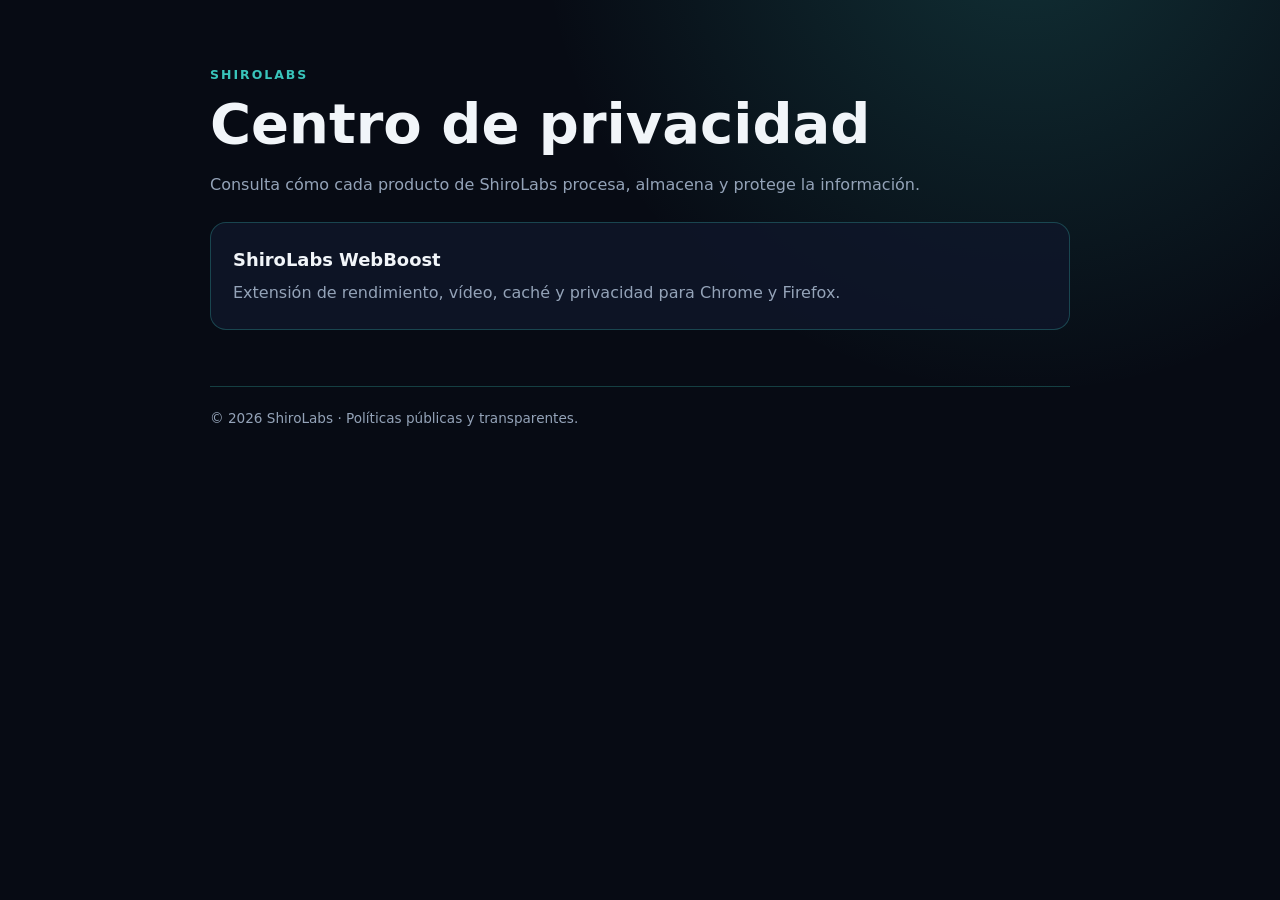
<file: index.html>
<!doctype html>
<html lang="es">
<head>
  <meta charset="utf-8">
  <meta name="viewport" content="width=device-width,initial-scale=1">
  <meta name="description" content="Políticas de privacidad de las aplicaciones de ShiroLabs.">
  <title>Privacidad · ShiroLabs</title>
  <link rel="stylesheet" href="assets/styles.css">
</head>
<body>
  <main>
    <div class="brand">ShiroLabs</div>
    <h1>Centro de privacidad</h1>
    <p>Consulta cómo cada producto de ShiroLabs procesa, almacena y protege la información.</p>
    <a class="card" href="webboost/">
      <strong>ShiroLabs WebBoost</strong>
      <span>Extensión de rendimiento, vídeo, caché y privacidad para Chrome y Firefox.</span>
    </a>
    <footer>© 2026 ShiroLabs · Políticas públicas y transparentes.</footer>
  </main>
</body>
</html>
</file>
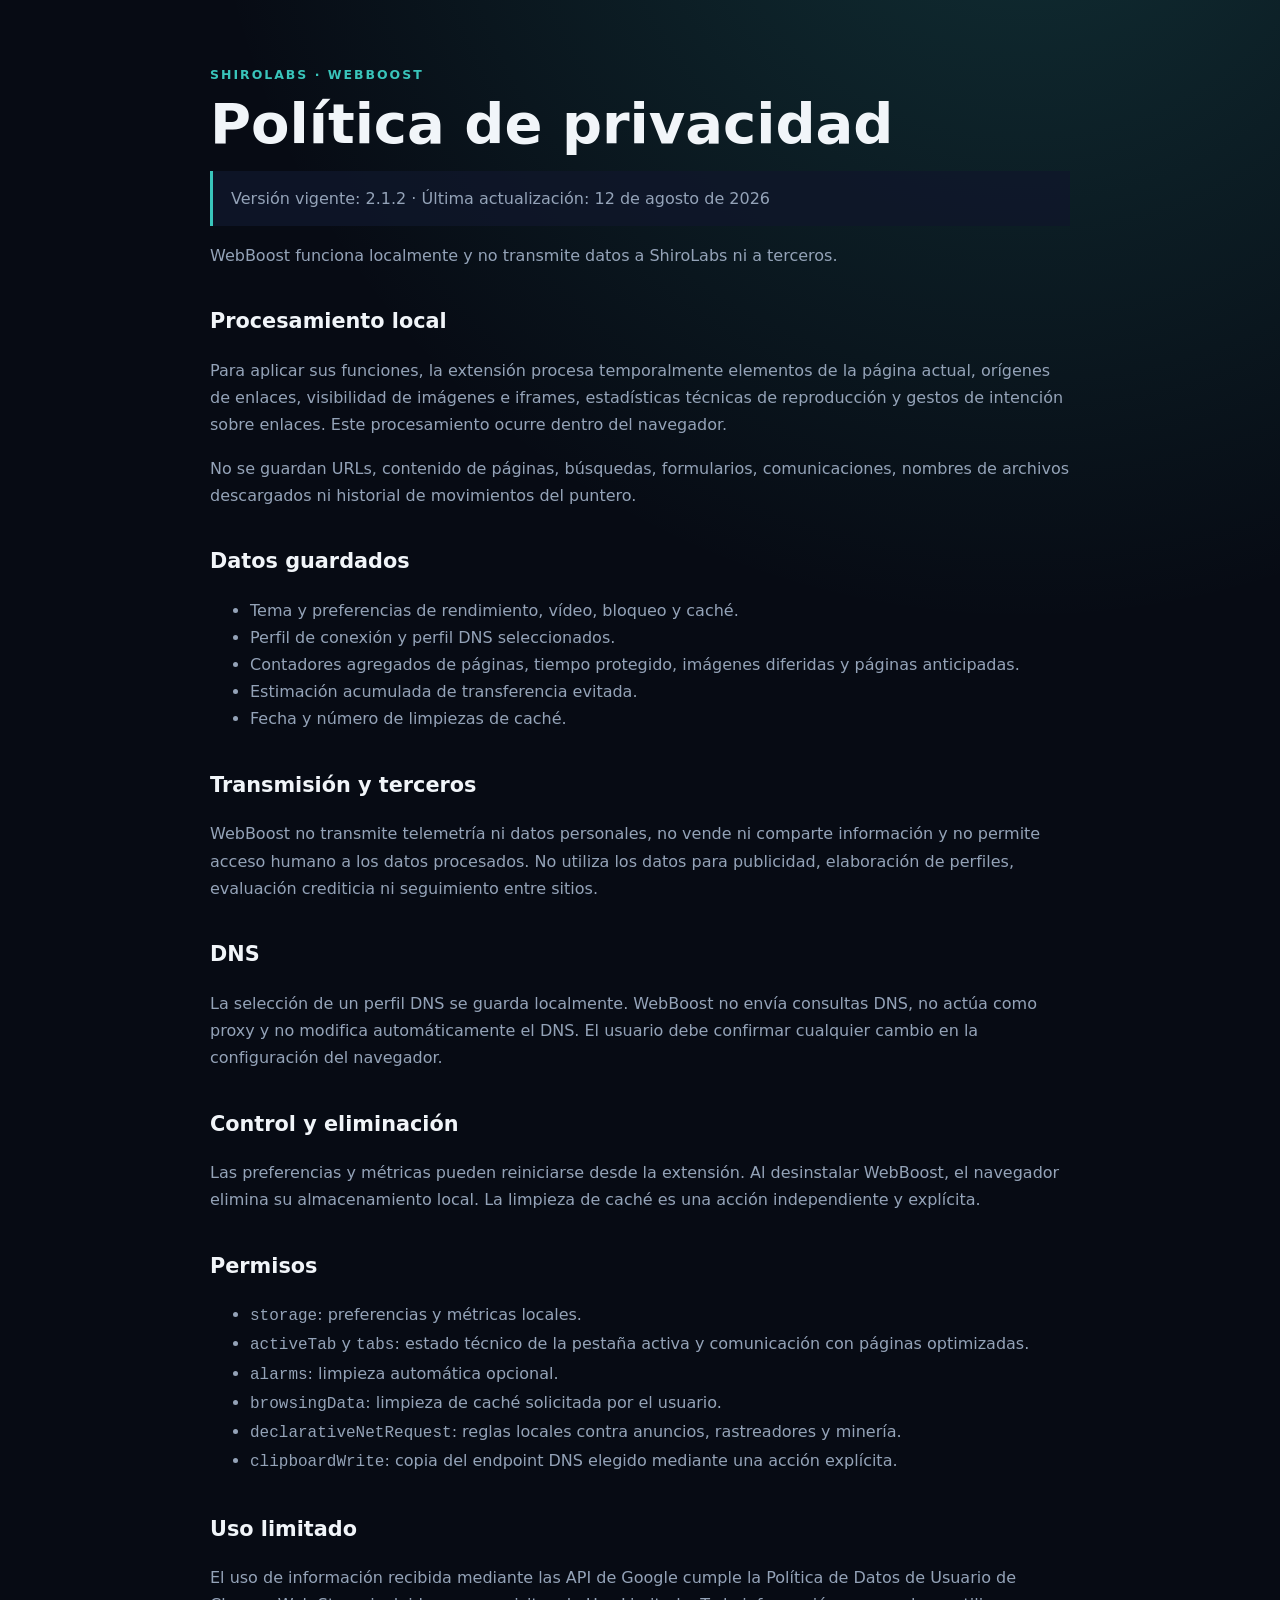
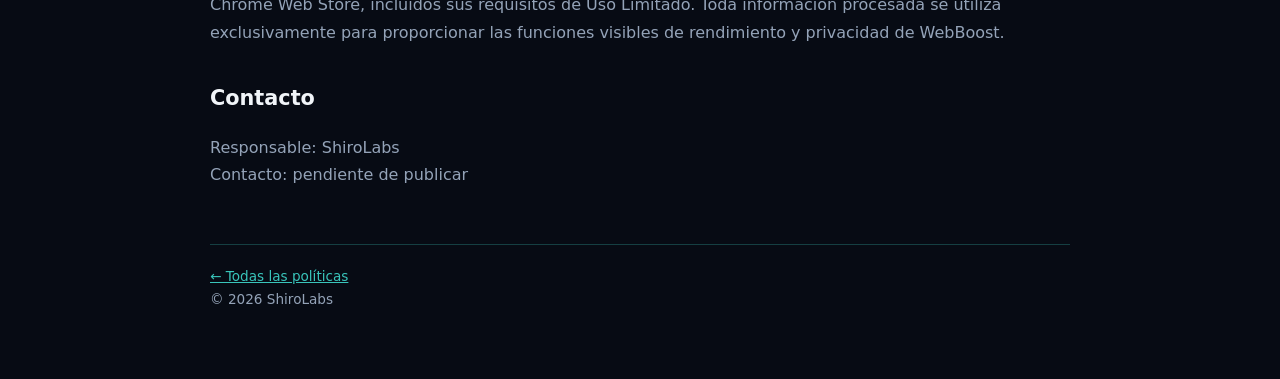
<file: webboost/index.html>
<!doctype html>
<html lang="es">
<head>
  <meta charset="utf-8">
  <meta name="viewport" content="width=device-width,initial-scale=1">
  <meta name="description" content="Política de privacidad de ShiroLabs WebBoost.">
  <title>Privacidad de WebBoost · ShiroLabs</title>
  <link rel="stylesheet" href="../assets/styles.css">
</head>
<body>
  <main>
    <div class="brand">ShiroLabs · WebBoost</div>
    <h1>Política de privacidad</h1>
    <p class="meta">Versión vigente: 2.1.2 · Última actualización: 12 de agosto de 2026</p>
    <p>WebBoost funciona localmente y no transmite datos a ShiroLabs ni a terceros.</p>

    <h2>Procesamiento local</h2>
    <p>Para aplicar sus funciones, la extensión procesa temporalmente elementos de la página actual, orígenes de enlaces, visibilidad de imágenes e iframes, estadísticas técnicas de reproducción y gestos de intención sobre enlaces. Este procesamiento ocurre dentro del navegador.</p>
    <p>No se guardan URLs, contenido de páginas, búsquedas, formularios, comunicaciones, nombres de archivos descargados ni historial de movimientos del puntero.</p>

    <h2>Datos guardados</h2>
    <ul>
      <li>Tema y preferencias de rendimiento, vídeo, bloqueo y caché.</li>
      <li>Perfil de conexión y perfil DNS seleccionados.</li>
      <li>Contadores agregados de páginas, tiempo protegido, imágenes diferidas y páginas anticipadas.</li>
      <li>Estimación acumulada de transferencia evitada.</li>
      <li>Fecha y número de limpiezas de caché.</li>
    </ul>

    <h2>Transmisión y terceros</h2>
    <p>WebBoost no transmite telemetría ni datos personales, no vende ni comparte información y no permite acceso humano a los datos procesados. No utiliza los datos para publicidad, elaboración de perfiles, evaluación crediticia ni seguimiento entre sitios.</p>

    <h2>DNS</h2>
    <p>La selección de un perfil DNS se guarda localmente. WebBoost no envía consultas DNS, no actúa como proxy y no modifica automáticamente el DNS. El usuario debe confirmar cualquier cambio en la configuración del navegador.</p>

    <h2>Control y eliminación</h2>
    <p>Las preferencias y métricas pueden reiniciarse desde la extensión. Al desinstalar WebBoost, el navegador elimina su almacenamiento local. La limpieza de caché es una acción independiente y explícita.</p>

    <h2>Permisos</h2>
    <ul>
      <li><code>storage</code>: preferencias y métricas locales.</li>
      <li><code>activeTab</code> y <code>tabs</code>: estado técnico de la pestaña activa y comunicación con páginas optimizadas.</li>
      <li><code>alarms</code>: limpieza automática opcional.</li>
      <li><code>browsingData</code>: limpieza de caché solicitada por el usuario.</li>
      <li><code>declarativeNetRequest</code>: reglas locales contra anuncios, rastreadores y minería.</li>
      <li><code>clipboardWrite</code>: copia del endpoint DNS elegido mediante una acción explícita.</li>
    </ul>

    <h2>Uso limitado</h2>
    <p>El uso de información recibida mediante las API de Google cumple la Política de Datos de Usuario de Chrome Web Store, incluidos sus requisitos de Uso Limitado. Toda información procesada se utiliza exclusivamente para proporcionar las funciones visibles de rendimiento y privacidad de WebBoost.</p>

    <h2>Contacto</h2>
    <p>Responsable: ShiroLabs<br>Contacto: pendiente de publicar</p>

    <footer><a href="../">← Todas las políticas</a><br>© 2026 ShiroLabs</footer>
  </main>
</body>
</html>
</file>
<file: assets/styles.css>
:root {
  color-scheme: dark;
  --bg: #070b14;
  --surface: rgba(15, 23, 42, 0.82);
  --border: rgba(57, 197, 187, 0.28);
  --accent: #39c5bb;
  --text: #f1f5f9;
  --muted: #94a3b8;
}
* { box-sizing: border-box; }
body {
  margin: 0;
  min-height: 100vh;
  background: radial-gradient(circle at 80% -10%, rgba(57,197,187,.2), transparent 34%), var(--bg);
  color: var(--text);
  font: 16px/1.7 Inter, ui-sans-serif, system-ui, -apple-system, "Segoe UI", sans-serif;
}
main { width: min(860px, calc(100% - 32px)); margin: 0 auto; padding: 64px 0 80px; }
.brand { color: var(--accent); font-size: .78rem; font-weight: 800; letter-spacing: .16em; text-transform: uppercase; }
h1 { margin: 8px 0 12px; font-size: clamp(2rem, 6vw, 3.5rem); line-height: 1.1; }
h2 { margin-top: 2.2rem; font-size: 1.3rem; }
p, li { color: var(--muted); }
a { color: var(--accent); }
.card {
  display: block;
  margin-top: 24px;
  padding: 22px;
  border: 1px solid var(--border);
  border-radius: 16px;
  background: var(--surface);
  color: var(--text);
  text-decoration: none;
}
.card:hover { border-color: var(--accent); }
.card strong { display: block; font-size: 1.12rem; }
.card span { display: block; margin-top: 4px; color: var(--muted); }
.meta { padding: 14px 18px; border-left: 3px solid var(--accent); background: var(--surface); }
footer { margin-top: 56px; padding-top: 20px; border-top: 1px solid var(--border); color: var(--muted); font-size: .85rem; }
</file>
